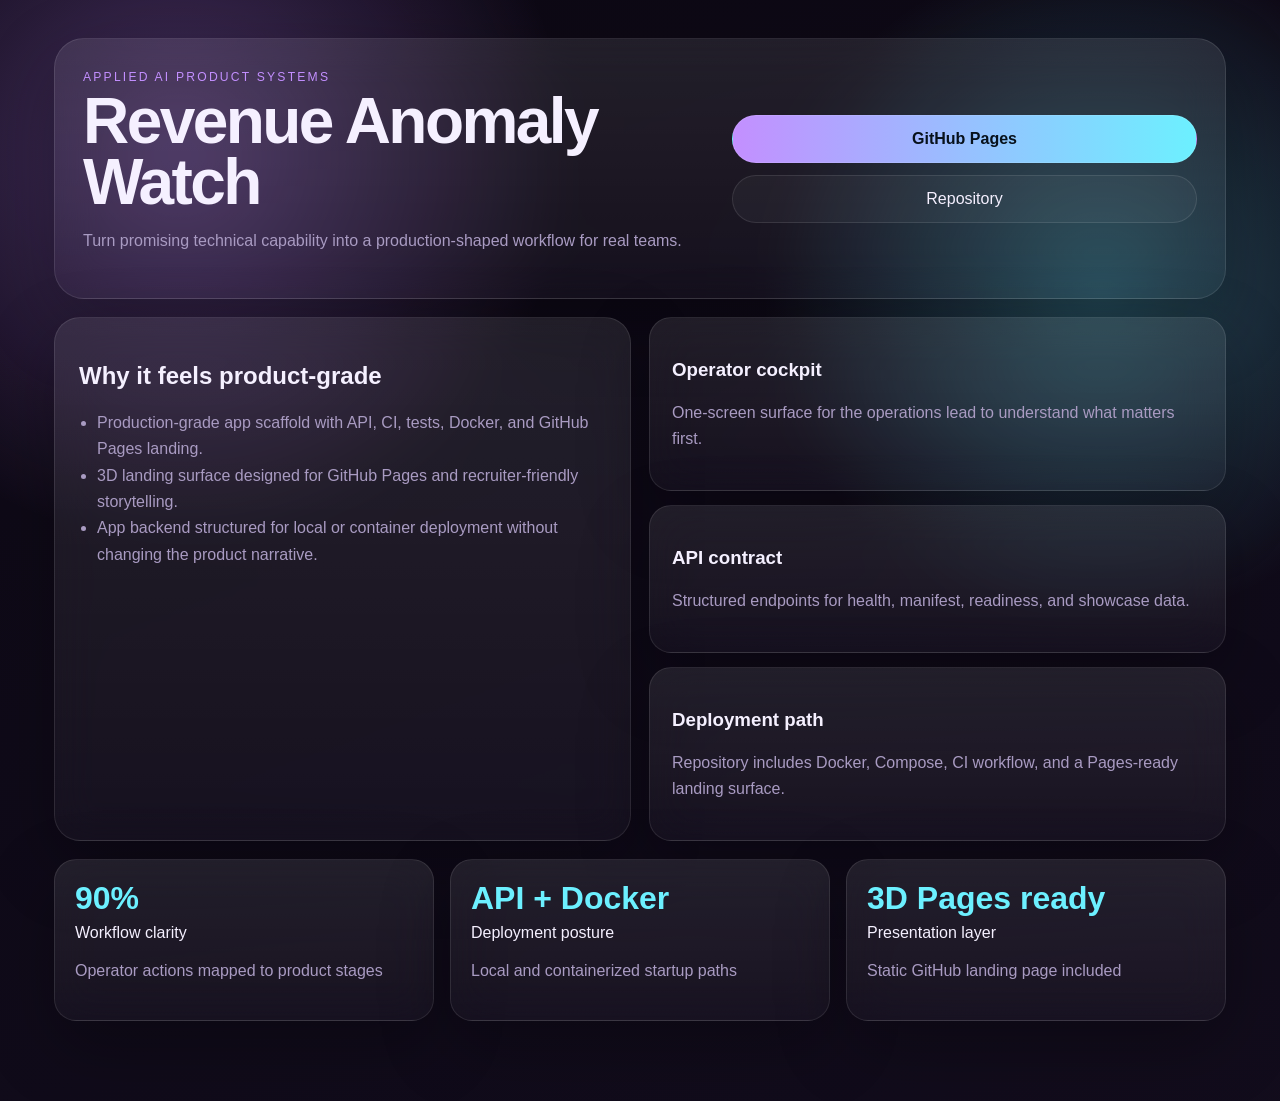
<file: docs/index.html>
<!DOCTYPE html>
<html lang="en">
<head>
  <meta charset="UTF-8" />
  <meta name="viewport" content="width=device-width, initial-scale=1.0" />
  <title>Revenue Anomaly Watch Landing</title>
  <link rel="stylesheet" href="landing.css" />
</head>
<body>
  <div class="scene" id="scene">
    <div class="backdrop"></div>
    <main class="deck">
      <section class="hero-card glass">
        <div>
          <span class="eyebrow">Applied AI product systems</span>
          <h1>Revenue Anomaly Watch</h1>
          <p>Turn promising technical capability into a production-shaped workflow for real teams.</p>
        </div>
        <nav class="cta-stack">
          <a class="cta primary" href="https://r-behera.github.io/revenue-anomaly-watch/">GitHub Pages</a>
          <a class="cta" href="https://github.com/R-behera/revenue-anomaly-watch">Repository</a>
        </nav>
      </section>
      <section class="orbit-grid">
        <div class="glass panel large">
          <h2>Why it feels product-grade</h2>
          <ul><li>Production-grade app scaffold with API, CI, tests, Docker, and GitHub Pages landing.</li><li>3D landing surface designed for GitHub Pages and recruiter-friendly storytelling.</li><li>App backend structured for local or container deployment without changing the product narrative.</li></ul>
        </div>
        <div id="cards" class="card-stack"></div>
      </section>
      <section class="metrics-row" id="metrics"></section>
    </main>
  </div>
  <script>window.PROJECT_MANIFEST = {"slug": "revenue-anomaly-watch", "title": "Revenue Anomaly Watch", "summary": "![Demo Screenshot](demo/screenshot.png)", "domain": "Applied AI product systems", "audience": "operations lead", "promise": "Turn promising technical capability into a production-shaped workflow for real teams.", "hero": ["Production-grade app scaffold with API, CI, tests, Docker, and GitHub Pages landing.", "3D landing surface designed for GitHub Pages and recruiter-friendly storytelling.", "App backend structured for local or container deployment without changing the product narrative."], "kpis": [{"label": "Workflow clarity", "value": "90%", "note": "Operator actions mapped to product stages"}, {"label": "Deployment posture", "value": "API + Docker", "note": "Local and containerized startup paths"}, {"label": "Presentation layer", "value": "3D Pages ready", "note": "Static GitHub landing page included"}], "stages": ["ingest", "validate", "analyze", "decide", "monitor"], "cards": [{"title": "Operator cockpit", "body": "One-screen surface for the operations lead to understand what matters first."}, {"title": "API contract", "body": "Structured endpoints for health, manifest, readiness, and showcase data."}, {"title": "Deployment path", "body": "Repository includes Docker, Compose, CI workflow, and a Pages-ready landing surface."}], "scene": "depth-columns", "theme": {"bg": "#0c0812", "surface": "#171022", "ink": "#f5f0ff", "muted": "#a99bc2", "accent": "#c38fff", "accent2": "#6cf0ff"}, "pages_url": "https://r-behera.github.io/revenue-anomaly-watch/", "api_examples": {"health": {"status": "ok", "project": "revenue-anomaly-watch"}, "readiness": {"api": "ready", "landing_page": "docs/index.html", "container": "Dockerfile present"}, "signals": [{"name": "Decision coverage", "status": "strong", "detail": "App and landing narrative aligned"}, {"name": "Operator context", "status": "strong", "detail": "Primary user anchored as operations lead"}, {"name": "Delivery path", "status": "ready", "detail": "Pages + containerized app scaffold generated"}]}};</script>
  <script src="landing.js"></script>
</body>
</html>
</file>
<file: docs/landing.css>
:root{--bg:#0c0812;--surface:#171022;--ink:#f5f0ff;--muted:#a99bc2;--accent:#c38fff;--accent2:#6cf0ff;--rx:0deg;--ry:0deg;}*{box-sizing:border-box}html,body{margin:0;min-height:100%;font-family:Inter,Segoe UI,sans-serif;background:var(--bg);color:var(--ink)}.scene{min-height:100vh;overflow:hidden;position:relative;transform-style:preserve-3d;perspective:1600px}.backdrop{position:absolute;inset:-10%;background:radial-gradient(circle at 20% 20%,color-mix(in srgb,var(--accent) 30%, transparent),transparent 24%),radial-gradient(circle at 80% 30%,color-mix(in srgb,var(--accent2) 28%, transparent),transparent 22%),linear-gradient(160deg,var(--bg),color-mix(in srgb,var(--surface) 78%, black));filter:saturate(1.15)}.deck{position:relative;z-index:2;max-width:1220px;margin:0 auto;padding:38px 24px 80px;transform:rotateX(var(--rx)) rotateY(var(--ry));transition:transform .12s ease-out}.glass{background:linear-gradient(180deg,rgba(255,255,255,.09),rgba(255,255,255,.03));border:1px solid rgba(255,255,255,.1);backdrop-filter:blur(22px);box-shadow:0 24px 70px rgba(0,0,0,.28)}.hero-card{display:grid;grid-template-columns:1.15fr .85fr;gap:20px;padding:28px;border-radius:30px;margin-bottom:18px}.eyebrow{letter-spacing:.18em;text-transform:uppercase;font-size:.76rem;color:var(--accent)}h1{font-size:clamp(2.4rem,5vw,4.8rem);line-height:.94;margin:.4rem 0 1rem;letter-spacing:-.04em}p,li{color:var(--muted);line-height:1.65}.cta-stack{display:flex;flex-direction:column;justify-content:center;gap:12px}.cta{display:inline-flex;justify-content:center;padding:14px 18px;border-radius:999px;text-decoration:none;color:var(--ink);border:1px solid rgba(255,255,255,.1);background:rgba(255,255,255,.04)}.primary{background:linear-gradient(90deg,var(--accent),var(--accent2));color:#07111b;font-weight:700}.orbit-grid{display:grid;grid-template-columns:1fr 1fr;gap:18px;margin-bottom:18px}.panel.large{padding:24px;border-radius:26px}.card-stack{display:grid;gap:14px}.flip{padding:22px;border-radius:22px;transform:translateZ(var(--z))}.metrics-row{display:grid;grid-template-columns:repeat(3,minmax(0,1fr));gap:16px}.metric{padding:20px;border-radius:22px}.metric strong{display:block;font-size:2rem;color:var(--accent2);margin-bottom:.4rem}ul{padding-left:18px;margin:14px 0 0}@media(max-width:980px){.hero-card,.orbit-grid,.metrics-row{grid-template-columns:1fr}.deck{padding:22px 16px 60px}}
</file>
